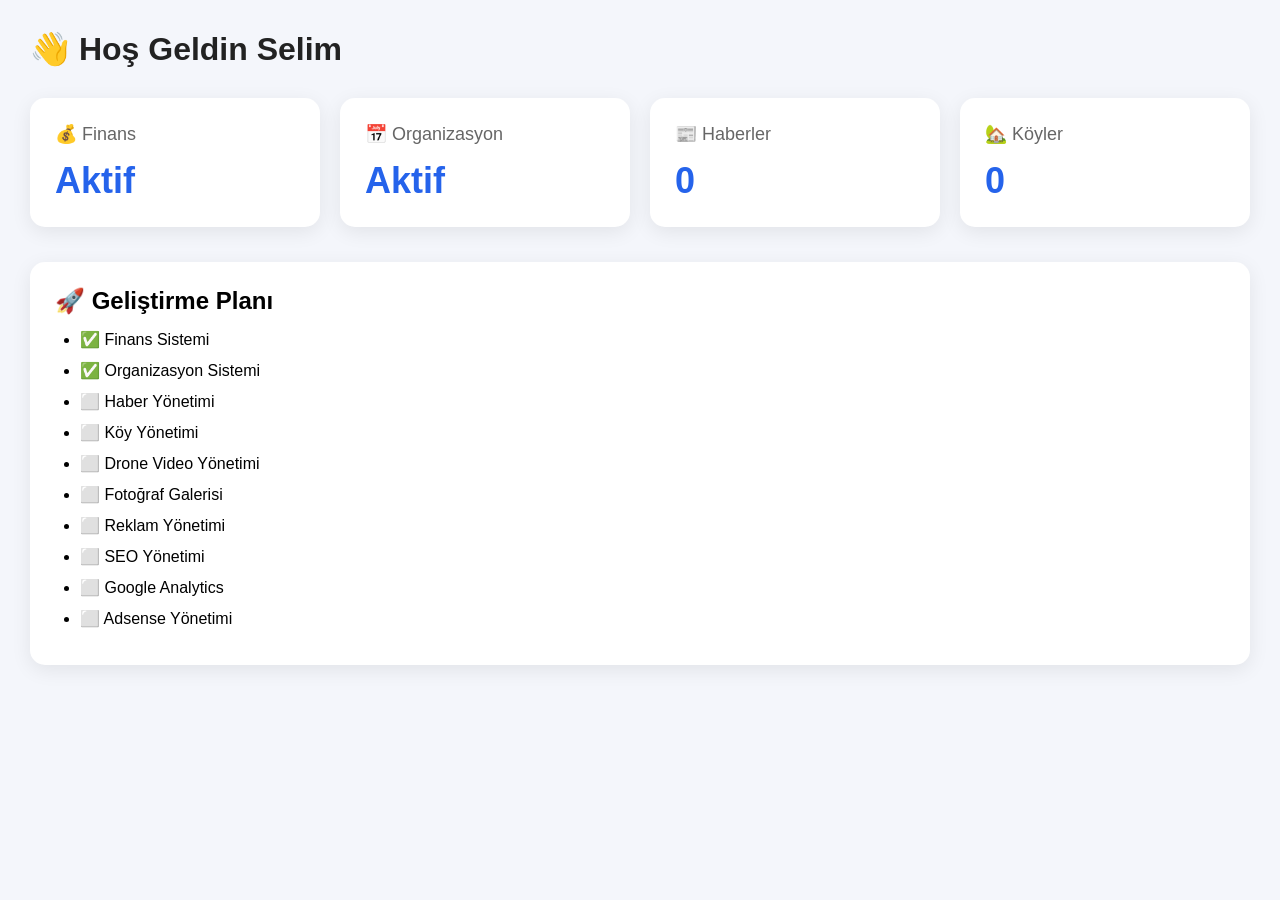
<file: admin/dashboard.html>
<!DOCTYPE html>
<html lang="tr">
<head>
<meta charset="UTF-8">
<meta name="viewport" content="width=device-width, initial-scale=1.0">
<title>Dashboard</title>

<style>

*{
margin:0;
padding:0;
box-sizing:border-box;
font-family:Arial,Helvetica,sans-serif;
}

body{
background:#f4f6fb;
padding:30px;
}

h1{
margin-bottom:30px;
color:#222;
}

.cards{

display:grid;

grid-template-columns:repeat(auto-fit,minmax(250px,1fr));

gap:20px;

margin-bottom:35px;

}

.card{

background:white;

padding:25px;

border-radius:15px;

box-shadow:0 5px 20px rgba(0,0,0,.08);

transition:.3s;

}

.card:hover{

transform:translateY(-5px);

}

.number{

font-size:36px;

font-weight:bold;

margin-top:15px;

color:#2563eb;

}

.title{

font-size:18px;

color:#666;

}

.info{

margin-top:30px;

background:white;

padding:25px;

border-radius:15px;

box-shadow:0 5px 20px rgba(0,0,0,.08);

}

ul{

margin-top:15px;

padding-left:25px;

}

li{

margin:12px 0;

}

</style>

</head>

<body>

<h1>👋 Hoş Geldin Selim</h1>

<div class="cards">

<div class="card">

<div class="title">💰 Finans</div>

<div class="number">Aktif</div>

</div>

<div class="card">

<div class="title">📅 Organizasyon</div>

<div class="number">Aktif</div>

</div>

<div class="card">

<div class="title">📰 Haberler</div>

<div class="number">0</div>

</div>

<div class="card">

<div class="title">🏡 Köyler</div>

<div class="number">0</div>

</div>

</div>

<div class="info">

<h2>🚀 Geliştirme Planı</h2>

<ul>

<li>✅ Finans Sistemi</li>

<li>✅ Organizasyon Sistemi</li>

<li>⬜ Haber Yönetimi</li>

<li>⬜ Köy Yönetimi</li>

<li>⬜ Drone Video Yönetimi</li>

<li>⬜ Fotoğraf Galerisi</li>

<li>⬜ Reklam Yönetimi</li>

<li>⬜ SEO Yönetimi</li>

<li>⬜ Google Analytics</li>

<li>⬜ Adsense Yönetimi</li>

</ul>

</div>

</body>
</html>
</file>
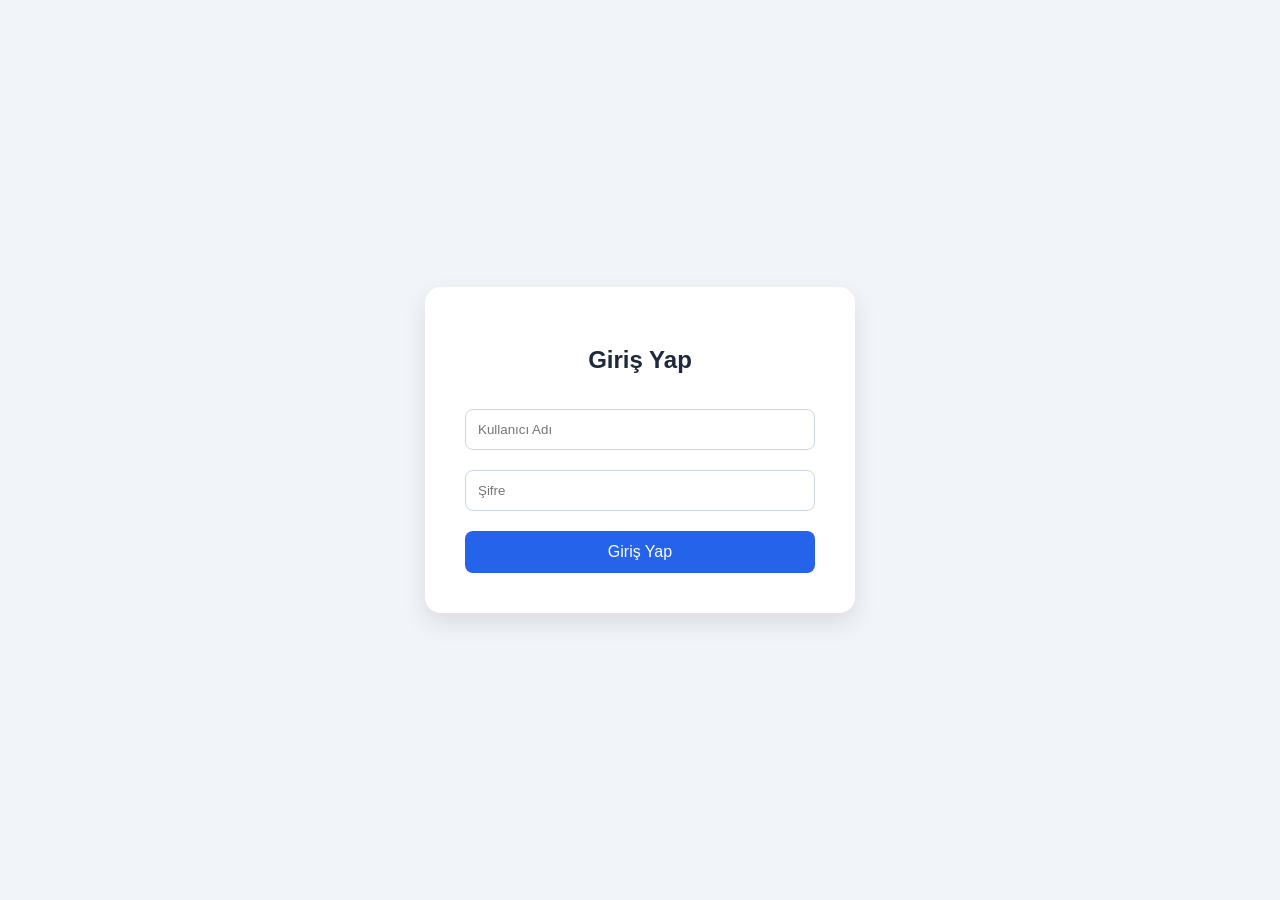
<file: admin/login.html>
<!DOCTYPE html>
<html lang="tr">
<head>
    <meta charset="UTF-8">
    <meta name="viewport" content="width=device-width, initial-scale=1.0">
    <title>Yönetim Paneli | Giriş</title>
    <style>
        body { margin: 0; background: #f1f5f9; display: flex; justify-content: center; align-items: center; height: 100vh; font-family: 'Segoe UI', sans-serif; }
        .box { background: white; padding: 40px; border-radius: 16px; width: 350px; box-shadow: 0 10px 25px rgba(0,0,0,0.1); }
        h2 { text-align: center; color: #1e293b; margin-bottom: 25px; }
        input { width: 100%; padding: 12px; margin: 10px 0; border: 1px solid #cbd5e1; border-radius: 8px; box-sizing: border-box; }
        button { width: 100%; padding: 12px; background: #2563eb; color: white; border: none; border-radius: 8px; font-size: 16px; cursor: pointer; margin-top: 10px; transition: 0.3s; }
        button:hover { background: #1d4ed8; }
    </style>
</head>
<body>
    <div class="box">
        <h2>Giriş Yap</h2>
        <input id="user" placeholder="Kullanıcı Adı">
        <input type="password" id="pass" placeholder="Şifre">
        <button onclick="login()">Giriş Yap</button>
    </div>
    <script>
        function login(){
            if(document.getElementById("user").value=="admin" && document.getElementById("pass").value=="224770506"){
                localStorage.setItem("login","ok");
                location.href="panel.html";
            } else { alert("Hatalı giriş bilgileri!"); }
        }
    </script>
</body>
</html>
</file>
